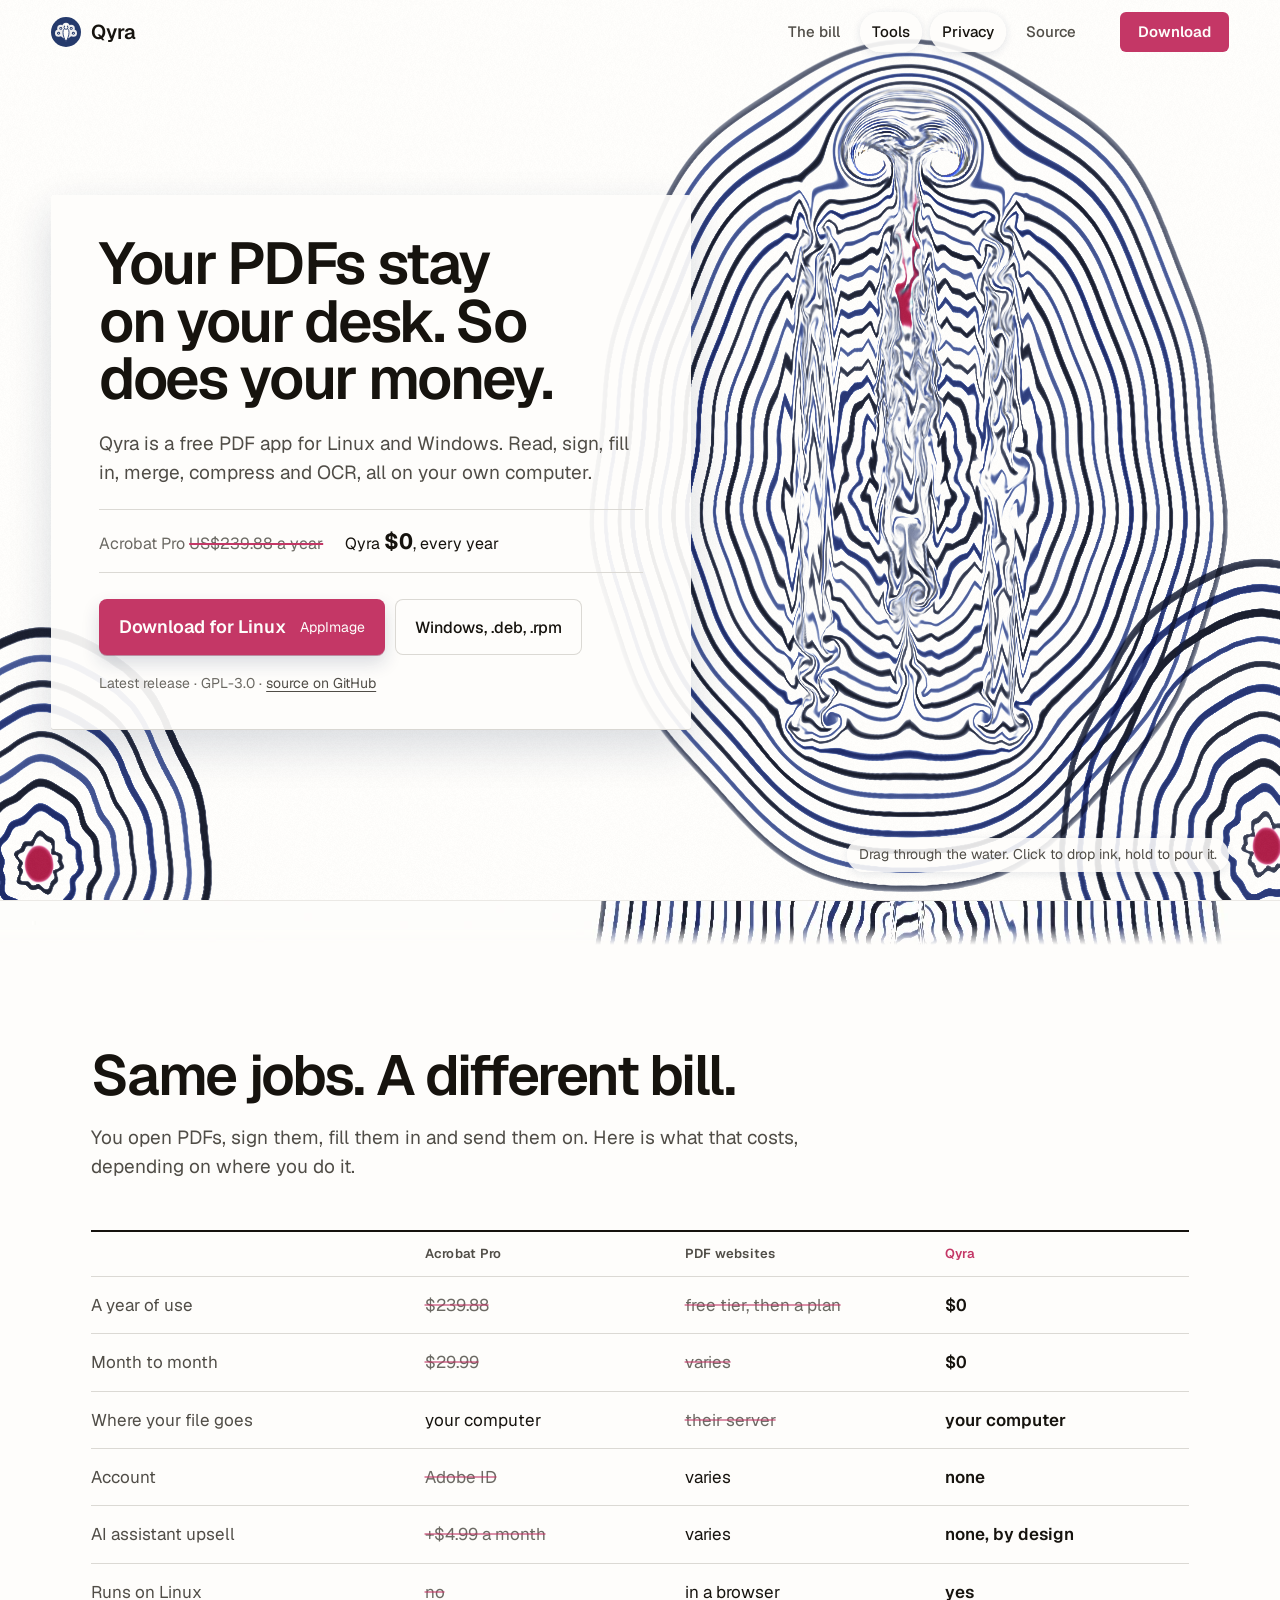
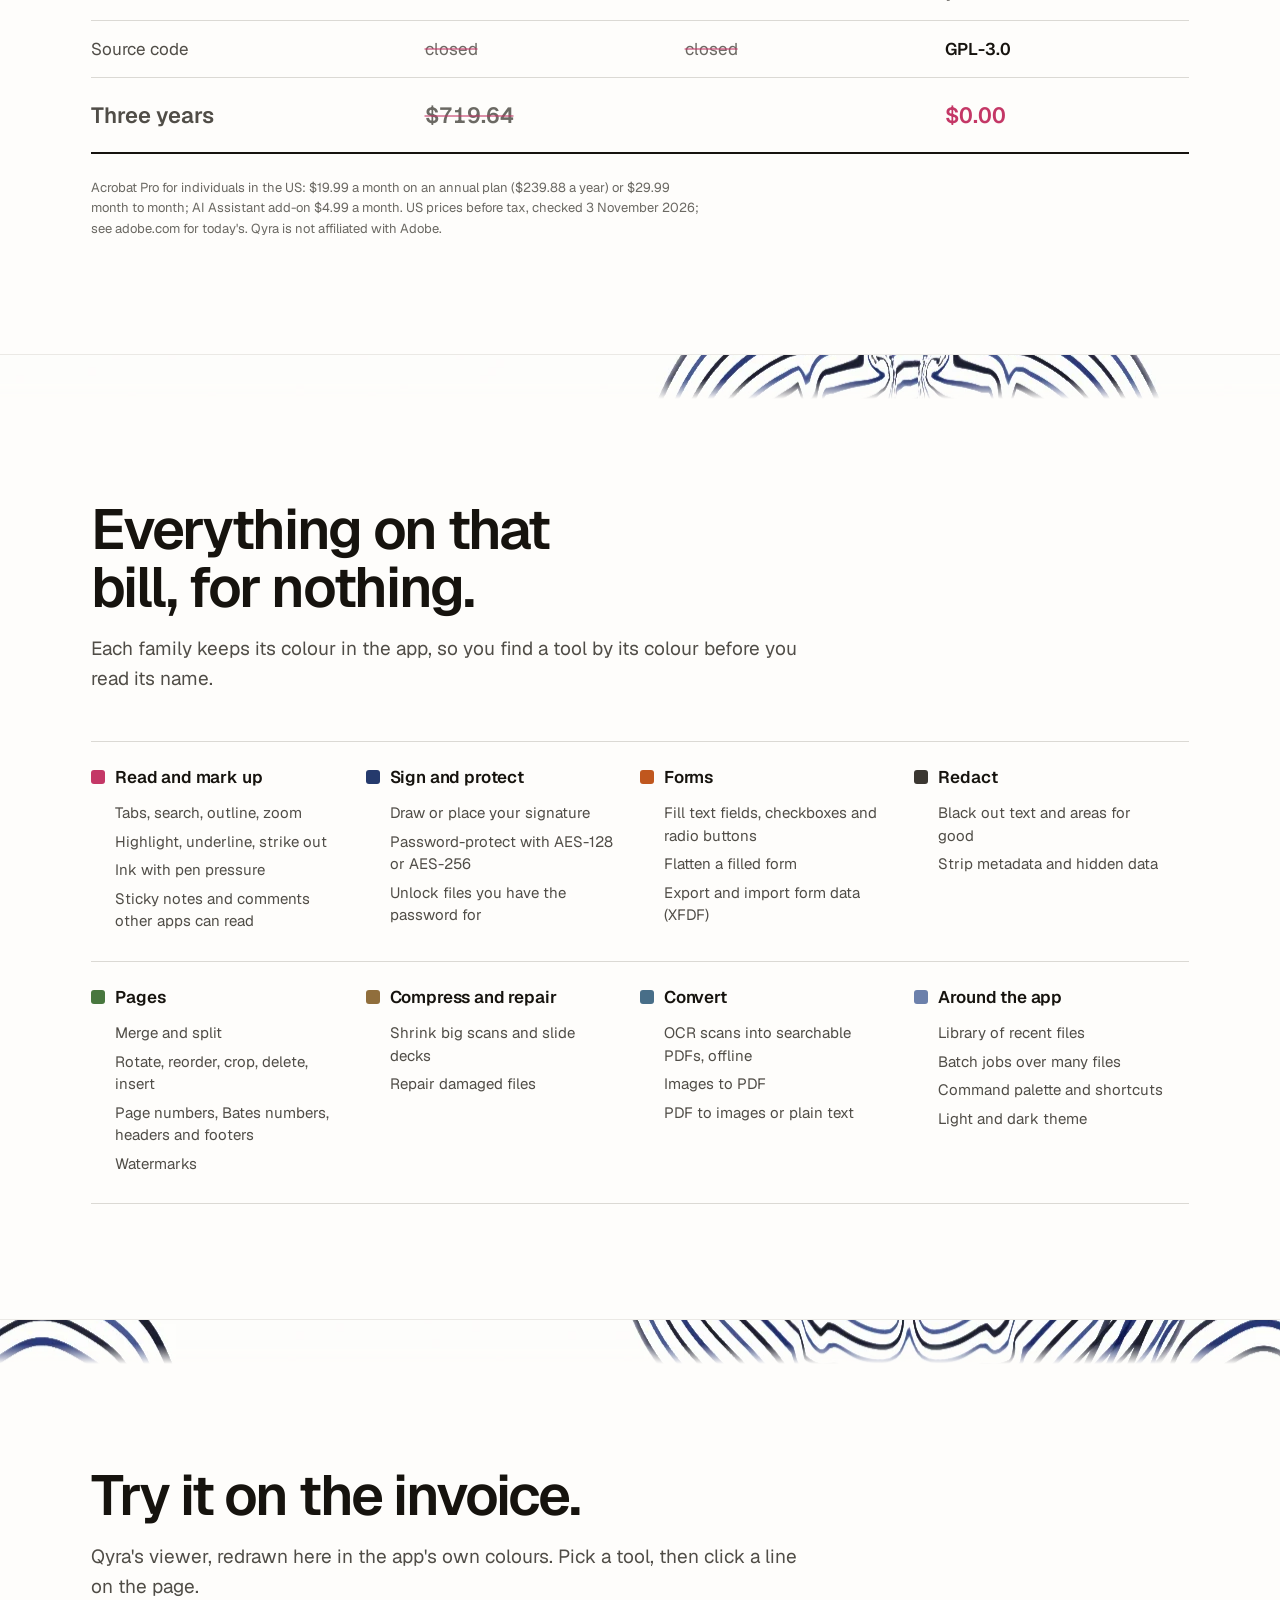
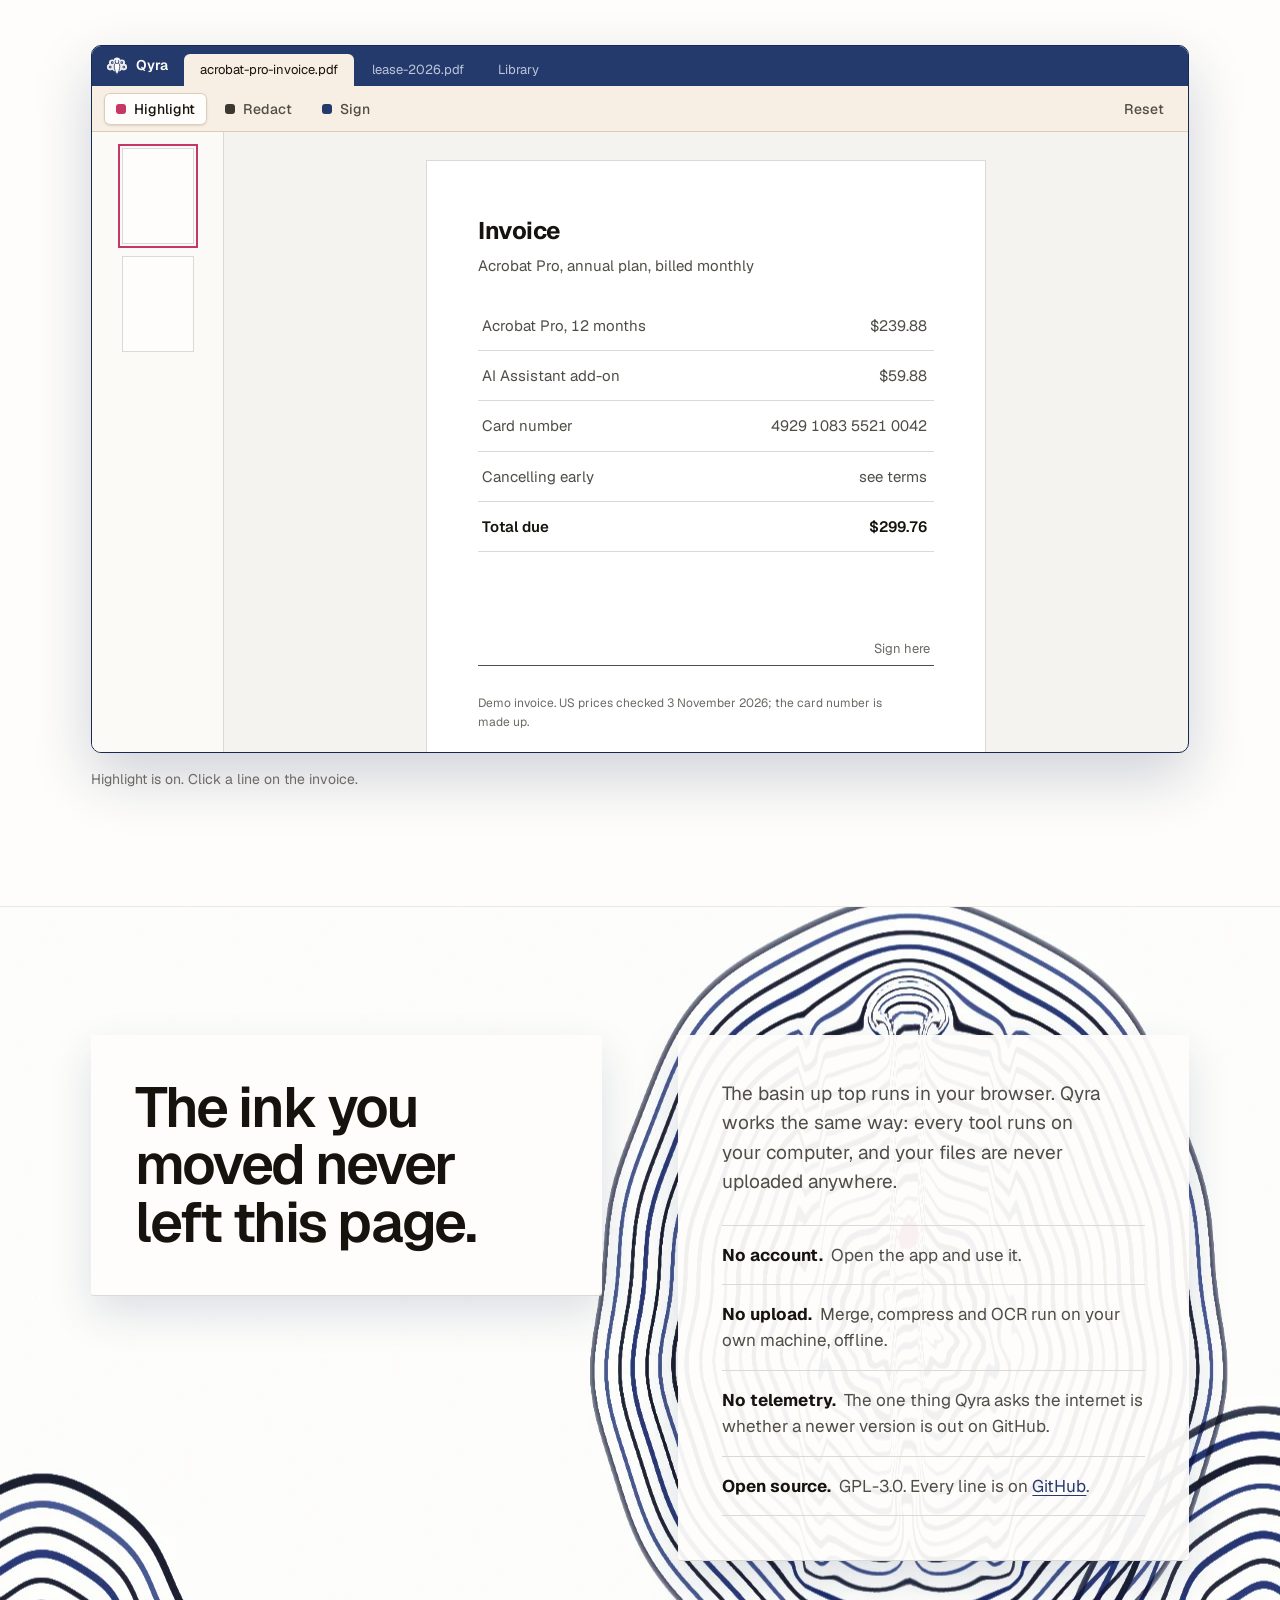
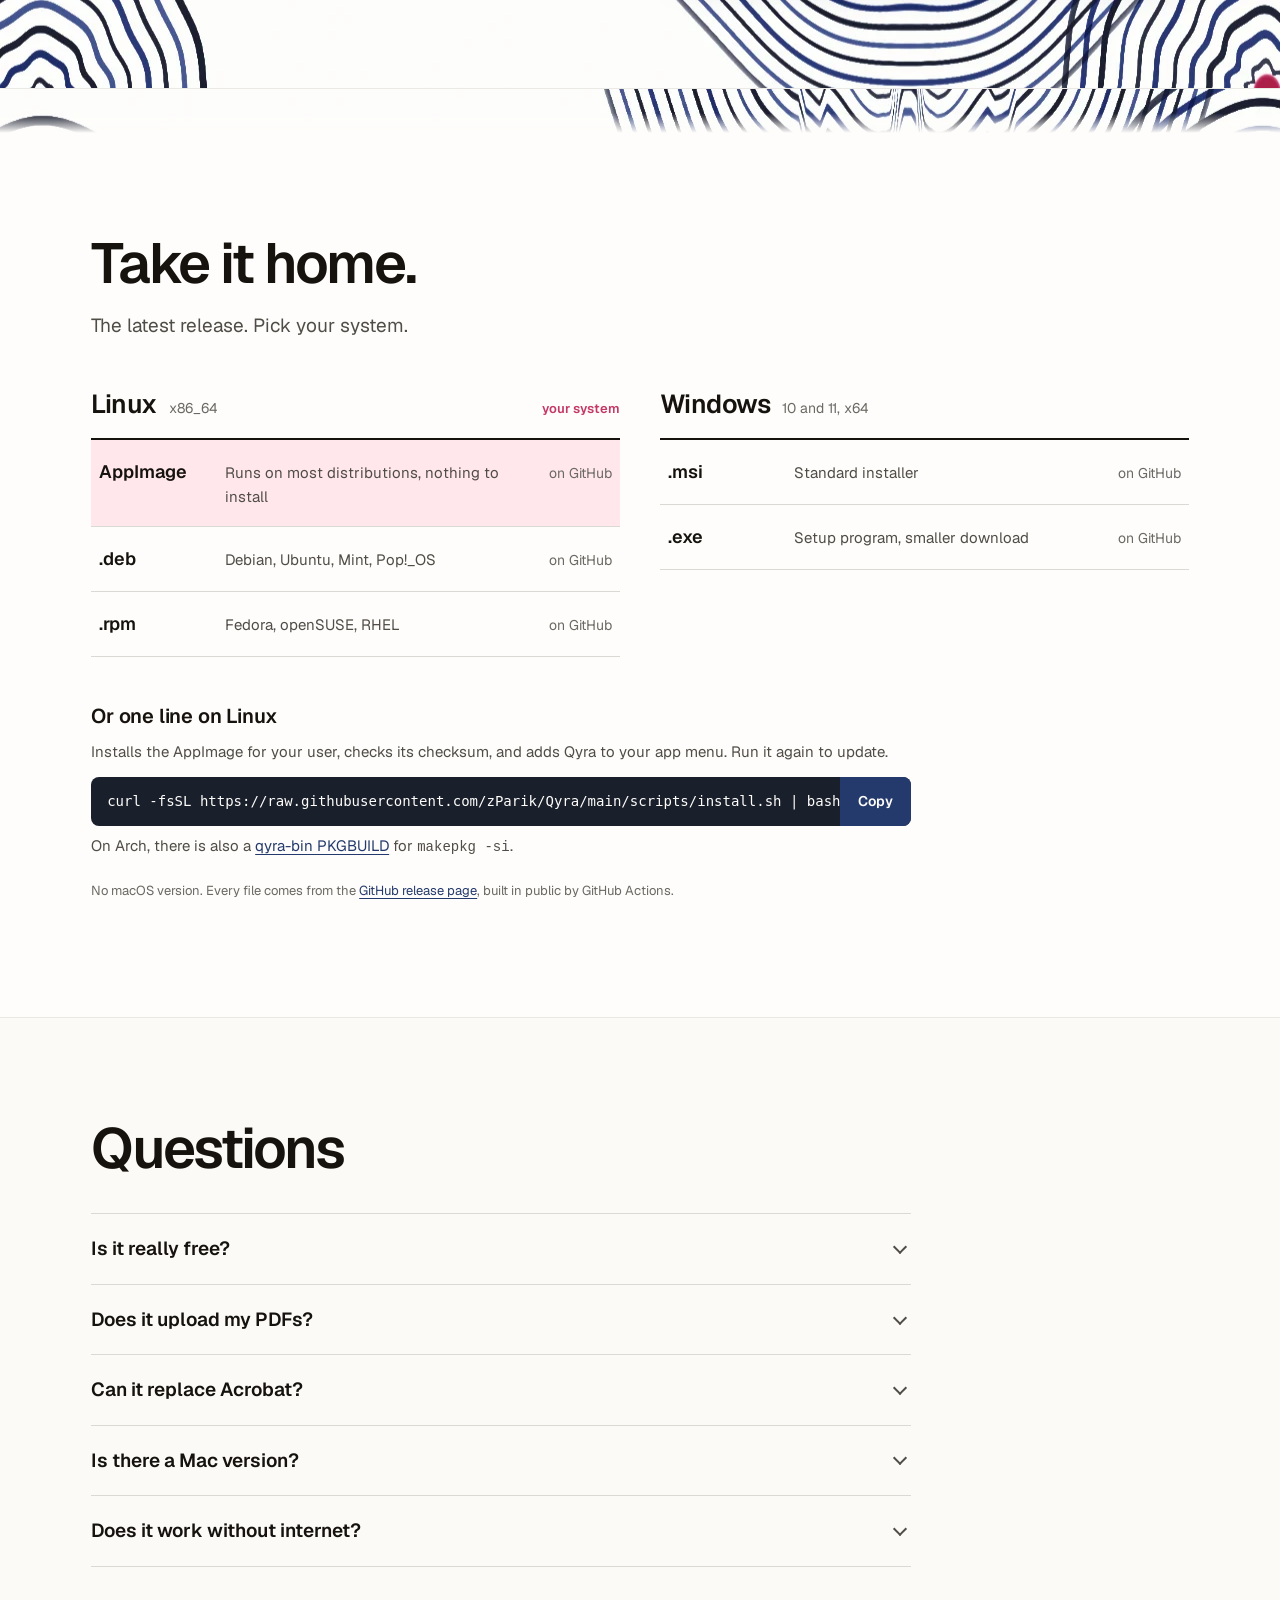
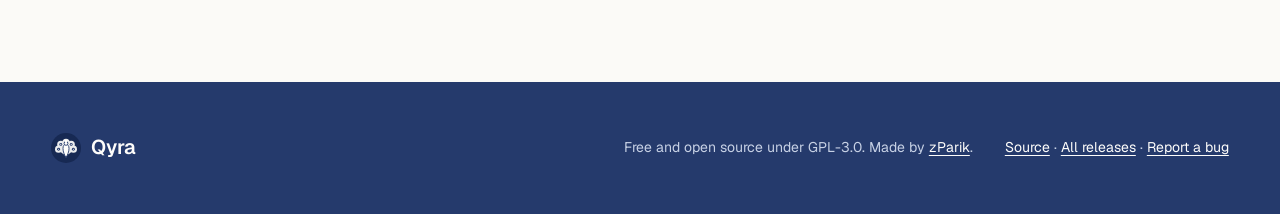
<file: index.html>
<!DOCTYPE html>
<html lang="en">
<head>
<meta charset="UTF-8" />
<meta name="viewport" content="width=device-width, initial-scale=1.0" />
<title>Qyra: Free Offline PDF Editor for Linux and Windows, an Acrobat Alternative</title>
<meta name="google-site-verification" content="6oEq_tf1xUqrzgPqAeHx71kW3eQKscvp-yzKYCR2a14" />
<meta name="description" content="Qyra is a free, open-source PDF app for Linux and Windows. Read, sign, fill forms, merge, split, compress, redact and OCR PDFs offline. No account, no upload, no subscription. GPL-3.0." />
<meta name="author" content="zParik" />
<meta name="theme-color" content="#fdfcfa" />
<meta name="color-scheme" content="light" />
<link rel="canonical" href="https://zparik.github.io/Qyra-page/" />
<link rel="sitemap" type="application/xml" href="https://zparik.github.io/Qyra-page/sitemap.xml" />
<link rel="icon" href="images/peacock.svg" type="image/svg+xml" />
<link rel="icon" href="images/peacock-192.png" type="image/png" sizes="192x192" />
<link rel="apple-touch-icon" href="images/peacock-192.png" />
<meta property="og:type" content="website" />
<meta property="og:url" content="https://zparik.github.io/Qyra-page/" />
<meta property="og:title" content="Qyra: the free, offline PDF app for Linux and Windows" />
<meta property="og:description" content="Read, sign, fill, merge, compress and OCR PDFs on your own computer. Acrobat Pro costs $239.88 a year. Qyra costs nothing." />
<meta property="og:image" content="https://zparik.github.io/Qyra-page/images/og-basin.png" />
<meta property="og:image:width" content="1200" />
<meta property="og:image:height" content="630" />
<meta name="twitter:card" content="summary_large_image" />
<meta name="twitter:title" content="Qyra: the free, offline PDF app" />
<meta name="twitter:description" content="Read, sign, fill, merge, compress and OCR PDFs offline on Linux and Windows. No account, no upload, no subscription." />
<meta name="twitter:image" content="https://zparik.github.io/Qyra-page/images/og-basin.png" />
<script type="application/ld+json">
{
  "@context": "https://schema.org",
  "@type": "SoftwareApplication",
  "name": "Qyra",
  "url": "https://zparik.github.io/Qyra-page/",
  "operatingSystem": ["Windows 10", "Windows 11", "Linux"],
  "applicationCategory": "BusinessApplication",
  "applicationSubCategory": "PDF editor",
  "isAccessibleForFree": true,
  "license": "https://www.gnu.org/licenses/gpl-3.0.html",
  "offers": { "@type": "Offer", "price": "0", "priceCurrency": "USD" },
  "description": "Free, offline, open-source PDF app for Linux and Windows. Read, annotate, sign, fill forms, redact, merge, split, compress, OCR and convert PDFs on your own computer. No account, no upload, no subscription. GPL-3.0.",
  "featureList": [
    "Read and search PDFs in tabs",
    "Highlight, comment and draw with pen pressure",
    "Sign PDFs and fill PDF forms",
    "Redact PDFs",
    "Merge, split, rotate, reorder and crop pages",
    "Compress and repair PDFs",
    "Offline OCR",
    "Convert images to PDF and PDF to images or text",
    "Protect PDFs with AES-256 and unlock them",
    "Batch operations"
  ],
  "author": { "@type": "Person", "name": "zParik", "url": "https://github.com/zParik" },
  "downloadUrl": "https://github.com/zParik/Qyra/releases/latest",
  "screenshot": "https://zparik.github.io/Qyra-page/images/og-basin.png"
}
</script>
<script type="application/ld+json">
{
  "@context": "https://schema.org",
  "@type": "FAQPage",
  "mainEntity": [
    { "@type": "Question", "name": "Is Qyra really free?",
      "acceptedAnswer": { "@type": "Answer", "text": "Yes. Qyra is open source under GPL-3.0. There is no trial, no paid tier and no subscription." } },
    { "@type": "Question", "name": "Does Qyra upload my PDFs?",
      "acceptedAnswer": { "@type": "Answer", "text": "No. Every tool runs on your own computer. Qyra has no account and no telemetry. The only thing it asks the internet is whether a newer version is out on GitHub." } },
    { "@type": "Question", "name": "Which systems does Qyra run on?",
      "acceptedAnswer": { "@type": "Answer", "text": "Windows 10 and 11 (x64) and Linux (x86_64). Installers come as .msi and .exe for Windows and .AppImage, .deb and .rpm for Linux. There is no macOS version." } },
    { "@type": "Question", "name": "Can Qyra replace Adobe Acrobat?",
      "acceptedAnswer": { "@type": "Answer", "text": "For everyday PDF work, yes: reading, highlighting, comments, signatures, forms, redaction, merging, splitting, compressing, OCR and converting. It does not rewrite the text of a PDF like a word processor, and it has no AI assistant." } },
    { "@type": "Question", "name": "Does Qyra need an internet connection?",
      "acceptedAnswer": { "@type": "Answer", "text": "No. Qyra works fully offline, including OCR." } }
  ]
}
</script>
<link rel="preload" href="fonts/geist-latin.woff2" as="font" type="font/woff2" crossorigin />
<link rel="stylesheet" href="style.css" />
</head>
<body>

<a class="skip" href="#main">Skip to content</a>

<header class="nav" id="nav">
  <a class="nav-mark" href="#top" aria-label="Qyra, back to top">
    <svg class="peacock" viewBox="0 0 24 24" aria-hidden="true"><use href="#peacock" /></svg>
    <span>Qyra</span>
  </a>
  <nav class="nav-links" aria-label="Sections">
    <a href="#bill">The bill</a>
    <a href="#tools">Tools</a>
    <a href="#private">Privacy</a>
    <a href="https://github.com/zParik/Qyra" rel="noopener">Source</a>
  </nav>
  <a class="nav-cta" href="#download">Download</a>
</header>

<main id="main">

  <section class="basin" id="top" data-basin aria-labelledby="hero-title">
    <canvas id="basin" aria-hidden="true"></canvas>

    <div class="hero-sheet" data-no-ink>
      <h1 id="hero-title">Your PDFs stay on your desk. So does your money.</h1>
      <p class="hero-offer">Qyra is a free PDF app for Linux and Windows. Read, sign, fill in, merge, compress and OCR, all on your own computer.</p>
      <p class="hero-price">
        <span class="was">Acrobat Pro <s>US$239.88 a year</s></span>
        <span class="now">Qyra <strong>$0</strong>, every year</span>
      </p>
      <div class="hero-actions">
        <a class="btn btn-primary" data-primary href="https://github.com/zParik/Qyra/releases/latest">
          <span data-primary-label>Download Qyra</span>
          <small data-primary-meta>Linux and Windows</small>
        </a>
        <a class="btn btn-quiet" data-secondary href="#download">All installers</a>
      </div>
      <p class="hero-meta"><span data-version>Latest release</span> · GPL-3.0 · <a href="https://github.com/zParik/Qyra" rel="noopener">source on GitHub</a></p>
    </div>

    <p class="basin-hint" aria-hidden="true">Drag through the water. Click to drop ink, hold to pour it.</p>
  </section>

  <section class="sheet" id="bill" aria-labelledby="bill-title">
    <div class="print" aria-hidden="true"></div>
    <div class="sheet-inner">
      <h2 id="bill-title">Same jobs. A different bill.</h2>
      <p class="lede">You open PDFs, sign them, fill them in and send them on. Here is what that costs, depending on where you do it.</p>

      <div class="ledger" role="table" aria-label="Acrobat Pro, PDF websites and Qyra compared">
        <div class="ledger-row ledger-head" role="row">
          <span role="columnheader"><span class="sr-only">What you get</span></span>
          <span role="columnheader">Acrobat Pro</span>
          <span role="columnheader">PDF websites</span>
          <span role="columnheader" class="col-qyra">Qyra</span>
        </div>
        <div class="ledger-row" role="row">
          <span role="rowheader">A year of use</span>
          <span role="cell" class="ghost">$239.88</span>
          <span role="cell" class="ghost">free tier, then a plan</span>
          <span role="cell" class="col-qyra">$0</span>
        </div>
        <div class="ledger-row" role="row">
          <span role="rowheader">Month to month</span>
          <span role="cell" class="ghost">$29.99</span>
          <span role="cell" class="ghost">varies</span>
          <span role="cell" class="col-qyra">$0</span>
        </div>
        <div class="ledger-row" role="row">
          <span role="rowheader">Where your file goes</span>
          <span role="cell">your computer</span>
          <span role="cell" class="ghost">their server</span>
          <span role="cell" class="col-qyra">your computer</span>
        </div>
        <div class="ledger-row" role="row">
          <span role="rowheader">Account</span>
          <span role="cell" class="ghost">Adobe ID</span>
          <span role="cell">varies</span>
          <span role="cell" class="col-qyra">none</span>
        </div>
        <div class="ledger-row" role="row">
          <span role="rowheader">AI assistant upsell</span>
          <span role="cell" class="ghost">+$4.99 a month</span>
          <span role="cell">varies</span>
          <span role="cell" class="col-qyra">none, by design</span>
        </div>
        <div class="ledger-row" role="row">
          <span role="rowheader">Runs on Linux</span>
          <span role="cell" class="ghost">no</span>
          <span role="cell">in a browser</span>
          <span role="cell" class="col-qyra">yes</span>
        </div>
        <div class="ledger-row" role="row">
          <span role="rowheader">Source code</span>
          <span role="cell" class="ghost">closed</span>
          <span role="cell" class="ghost">closed</span>
          <span role="cell" class="col-qyra">GPL-3.0</span>
        </div>
        <div class="ledger-row ledger-total" role="row">
          <span role="rowheader">Three years</span>
          <span role="cell" class="ghost">$719.64</span>
          <span role="cell"></span>
          <span role="cell" class="col-qyra">$0.00</span>
        </div>
      </div>
      <p class="footnote">Acrobat Pro for individuals in the US: $19.99 a month on an annual plan ($239.88 a year) or $29.99 month to month; AI Assistant add-on $4.99 a month. US prices before tax, checked 3 November 2026; see adobe.com for today's. Qyra is not affiliated with Adobe.</p>
    </div>
  </section>

  <section class="sheet sheet-tools" id="tools" aria-labelledby="tools-title">
    <div class="print" aria-hidden="true"></div>
    <div class="sheet-inner">
      <h2 id="tools-title">Everything on that bill, for nothing.</h2>
      <p class="lede">Each family keeps its colour in the app, so you find a tool by its colour before you read its name.</p>

      <div class="families">
        <section class="family" style="--fam: var(--sw-annotate)" aria-labelledby="f-annotate">
          <h3 id="f-annotate">Read and mark up</h3>
          <ul>
            <li>Tabs, search, outline, zoom</li>
            <li>Highlight, underline, strike out</li>
            <li>Ink with pen pressure</li>
            <li>Sticky notes and comments other apps can read</li>
          </ul>
        </section>
        <section class="family" style="--fam: var(--sw-sign)" aria-labelledby="f-sign">
          <h3 id="f-sign">Sign and protect</h3>
          <ul>
            <li>Draw or place your signature</li>
            <li>Password-protect with AES-128 or AES-256</li>
            <li>Unlock files you have the password for</li>
          </ul>
        </section>
        <section class="family" style="--fam: var(--sw-forms)" aria-labelledby="f-forms">
          <h3 id="f-forms">Forms</h3>
          <ul>
            <li>Fill text fields, checkboxes and radio buttons</li>
            <li>Flatten a filled form</li>
            <li>Export and import form data (XFDF)</li>
          </ul>
        </section>
        <section class="family" style="--fam: var(--sw-redact)" aria-labelledby="f-redact">
          <h3 id="f-redact">Redact</h3>
          <ul>
            <li>Black out text and areas for good</li>
            <li>Strip metadata and hidden data</li>
          </ul>
        </section>
        <section class="family" style="--fam: var(--sw-pages)" aria-labelledby="f-pages">
          <h3 id="f-pages">Pages</h3>
          <ul>
            <li>Merge and split</li>
            <li>Rotate, reorder, crop, delete, insert</li>
            <li>Page numbers, Bates numbers, headers and footers</li>
            <li>Watermarks</li>
          </ul>
        </section>
        <section class="family" style="--fam: var(--sw-compress)" aria-labelledby="f-compress">
          <h3 id="f-compress">Compress and repair</h3>
          <ul>
            <li>Shrink big scans and slide decks</li>
            <li>Repair damaged files</li>
          </ul>
        </section>
        <section class="family" style="--fam: var(--sw-export)" aria-labelledby="f-convert">
          <h3 id="f-convert">Convert</h3>
          <ul>
            <li>OCR scans into searchable PDFs, offline</li>
            <li>Images to PDF</li>
            <li>PDF to images or plain text</li>
          </ul>
        </section>
        <section class="family" style="--fam: var(--sw-library)" aria-labelledby="f-library">
          <h3 id="f-library">Around the app</h3>
          <ul>
            <li>Library of recent files</li>
            <li>Batch jobs over many files</li>
            <li>Command palette and shortcuts</li>
            <li>Light and dark theme</li>
          </ul>
        </section>
      </div>
    </div>
  </section>

  <section class="sheet sheet-app" id="app" aria-labelledby="app-title">
    <div class="print" aria-hidden="true"></div>
    <div class="sheet-inner">
      <h2 id="app-title">Try it on the invoice.</h2>
      <p class="lede">Qyra's viewer, redrawn here in the app's own colours. Pick a tool, then click a line on the page.</p>

      <div class="window">
        <div class="win-tabs" aria-hidden="true">
          <span class="win-mark"><svg class="peacock" viewBox="0 0 24 24"><use href="#peacock" /></svg>Qyra</span>
          <span class="win-tab is-on">acrobat-pro-invoice.pdf</span>
          <span class="win-tab">lease-2026.pdf</span>
          <span class="win-tab">Library</span>
        </div>
        <div class="win-bar" role="toolbar" aria-label="Demo tools">
          <button type="button" class="win-tool is-on" data-tool="highlight" aria-pressed="true" style="--fam: var(--sw-annotate)">Highlight</button>
          <button type="button" class="win-tool" data-tool="redact" aria-pressed="false" style="--fam: var(--sw-redact)">Redact</button>
          <button type="button" class="win-tool" data-tool="sign" aria-pressed="false" style="--fam: var(--sw-sign)">Sign</button>
          <span class="win-sp"></span>
          <button type="button" class="win-tool win-reset" data-reset>Reset</button>
        </div>
        <div class="win-body">
          <div class="win-strip" aria-hidden="true"><span class="thumb is-on"></span><span class="thumb"></span></div>
          <div class="win-canvas">
            <article class="doc" aria-label="Demo invoice">
              <header class="doc-head">
                <strong>Invoice</strong>
                <span>Acrobat Pro, annual plan, billed monthly</span>
              </header>
              <button type="button" class="doc-line" data-line><span>Acrobat Pro, 12 months</span><span class="mark">$239.88</span></button>
              <button type="button" class="doc-line" data-line><span>AI Assistant add-on</span><span class="mark">$59.88</span></button>
              <button type="button" class="doc-line" data-line><span>Card number</span><span class="mark">4929 1083 5521 0042</span></button>
              <button type="button" class="doc-line" data-line><span>Cancelling early</span><span class="mark">see terms</span></button>
              <button type="button" class="doc-line doc-total" data-line><span>Total due</span><span class="mark">$299.76</span></button>
              <button type="button" class="doc-sign" data-sign-line aria-label="Signature line">
                <svg class="sig" viewBox="0 0 260 70" aria-hidden="true"><path d="M6 52c16-26 27-40 34-36s-12 41-5 41 19-36 26-34-5 27 2 27 16-23 23-21 0 18 7 18 27-27 39-27 9 16 20 14 36-20 64-23" /></svg>
                <span class="sig-label">Sign here</span>
              </button>
              <p class="doc-note">Demo invoice. US prices checked 3 November 2026; the card number is made up.</p>
            </article>
          </div>
        </div>
      </div>
      <p class="aside-note" data-window-status aria-live="polite">Highlight is on. Click a line on the invoice.</p>
    </div>
  </section>

  <section class="sheet sheet-private" id="private" aria-labelledby="private-title">
    <div class="print" aria-hidden="true"></div>
    <div class="sheet-inner private-grid">
      <h2 id="private-title">The ink you moved never left this page.</h2>
      <div class="private-body">
        <p>The basin up top runs in your browser. Qyra works the same way: every tool runs on your computer, and your files are never uploaded anywhere.</p>
        <ul class="facts">
          <li><strong>No account.</strong> Open the app and use it.</li>
          <li><strong>No upload.</strong> Merge, compress and OCR run on your own machine, offline.</li>
          <li><strong>No telemetry.</strong> The one thing Qyra asks the internet is whether a newer version is out on GitHub.</li>
          <li><strong>Open source.</strong> GPL-3.0. Every line is on <a href="https://github.com/zParik/Qyra" rel="noopener">GitHub</a>.</li>
        </ul>
      </div>
    </div>
  </section>

  <section class="sheet sheet-download" id="download" aria-labelledby="download-title">
    <div class="print" aria-hidden="true"></div>
    <div class="sheet-inner">
      <h2 id="download-title">Take it home.</h2>
      <p class="lede"><span data-version-long>The latest release</span>. Pick your system.</p>

      <div class="dl-grid">
        <section class="dl-os" aria-labelledby="dl-linux" data-os="linux">
          <h3 id="dl-linux">Linux <span>x86_64</span></h3>
          <a class="dl-item" data-asset="appimage" href="https://github.com/zParik/Qyra/releases/latest">
            <span class="dl-name">AppImage</span><span class="dl-desc">Runs on most distributions, nothing to install</span><span class="dl-size" data-size></span>
          </a>
          <a class="dl-item" data-asset="deb" href="https://github.com/zParik/Qyra/releases/latest">
            <span class="dl-name">.deb</span><span class="dl-desc">Debian, Ubuntu, Mint, Pop!_OS</span><span class="dl-size" data-size></span>
          </a>
          <a class="dl-item" data-asset="rpm" href="https://github.com/zParik/Qyra/releases/latest">
            <span class="dl-name">.rpm</span><span class="dl-desc">Fedora, openSUSE, RHEL</span><span class="dl-size" data-size></span>
          </a>
        </section>
        <section class="dl-os" aria-labelledby="dl-windows" data-os="windows">
          <h3 id="dl-windows">Windows <span>10 and 11, x64</span></h3>
          <a class="dl-item" data-asset="msi" href="https://github.com/zParik/Qyra/releases/latest">
            <span class="dl-name">.msi</span><span class="dl-desc">Standard installer</span><span class="dl-size" data-size></span>
          </a>
          <a class="dl-item" data-asset="exe" href="https://github.com/zParik/Qyra/releases/latest">
            <span class="dl-name">.exe</span><span class="dl-desc">Setup program, smaller download</span><span class="dl-size" data-size></span>
          </a>
        </section>
      </div>
      <div class="dl-cmd">
        <h3>Or one line on Linux</h3>
        <p>Installs the AppImage for your user, checks its checksum, and adds Qyra to your app menu. Run it again to update.</p>
        <div class="cmd">
          <code id="install-cmd">curl -fsSL https://raw.githubusercontent.com/zParik/Qyra/main/scripts/install.sh | bash</code>
          <button type="button" class="cmd-copy" data-copy="install-cmd">Copy</button>
        </div>
        <p class="dl-arch">On Arch, there is also a <a href="https://github.com/zParik/Qyra/tree/main/packaging/aur" rel="noopener">qyra-bin PKGBUILD</a> for <code>makepkg -si</code>.</p>
      </div>
      <p class="footnote">No macOS version. Every file comes from the <a href="https://github.com/zParik/Qyra/releases/latest" rel="noopener">GitHub release page</a>, built in public by GitHub Actions.</p>
    </div>
  </section>

  <section class="sheet sheet-faq" id="faq" aria-labelledby="faq-title">
    <div class="sheet-inner">
      <h2 id="faq-title">Questions</h2>
      <div class="faq">
        <details>
          <summary>Is it really free?</summary>
          <p>Yes. Qyra is open source under GPL-3.0. There is no trial, no paid tier and no subscription.</p>
        </details>
        <details>
          <summary>Does it upload my PDFs?</summary>
          <p>No. Every tool runs on your computer. There is no account and no telemetry. The only network request Qyra makes is a check on GitHub for a newer version.</p>
        </details>
        <details>
          <summary>Can it replace Acrobat?</summary>
          <p>For everyday PDF work, yes: reading, highlighting, comments, signatures, forms, redaction, merging, splitting, compressing, OCR and converting. It does not rewrite the text of a PDF like a word processor, and it has no AI assistant.</p>
        </details>
        <details>
          <summary>Is there a Mac version?</summary>
          <p>No. Qyra is built and tested on Linux and Windows only.</p>
        </details>
        <details>
          <summary>Does it work without internet?</summary>
          <p>Yes, completely, OCR included.</p>
        </details>
      </div>
    </div>
  </section>
</main>

<footer class="foot">
  <a class="nav-mark" href="#top" aria-label="Qyra, back to top">
    <svg class="peacock" viewBox="0 0 24 24" aria-hidden="true"><use href="#peacock" /></svg>
    <span>Qyra</span>
  </a>
  <p>Free and open source under GPL-3.0. Made by <a href="https://github.com/zParik" rel="noopener">zParik</a>.</p>
  <p><a href="https://github.com/zParik/Qyra" rel="noopener">Source</a> · <a href="https://github.com/zParik/Qyra/releases" rel="noopener">All releases</a> · <a href="https://github.com/zParik/Qyra/issues" rel="noopener">Report a bug</a></p>
</footer>

<svg width="0" height="0" style="position:absolute" aria-hidden="true">
  <symbol id="peacock" viewBox="0 0 24 24">
    <g fill="currentColor" opacity="0.92">
      <circle cx="12" cy="12.2" r="6.4" /><circle cx="4.6" cy="13.2" r="3.6" /><circle cx="6.8" cy="8.4" r="3.6" />
      <circle cx="12" cy="6.4" r="3.6" /><circle cx="17.2" cy="8.4" r="3.6" /><circle cx="19.4" cy="13.2" r="3.6" />
    </g>
    <g fill="var(--keyline)">
      <circle cx="4.6" cy="13.2" r="1.45" /><circle cx="6.8" cy="8.4" r="1.45" /><circle cx="12" cy="6.4" r="1.45" />
      <circle cx="17.2" cy="8.4" r="1.45" /><circle cx="19.4" cy="13.2" r="1.45" />
    </g>
    <g fill="currentColor">
      <circle cx="4.6" cy="13.2" r="0.55" /><circle cx="6.8" cy="8.4" r="0.55" /><circle cx="12" cy="6.4" r="0.55" />
      <circle cx="17.2" cy="8.4" r="0.55" /><circle cx="19.4" cy="13.2" r="0.55" />
    </g>
    <path d="M12 8.2c-1.9 0-3 1.6-3 4.2 0 3.4 1.3 6.3 3 9.1 1.7-2.8 3-5.7 3-9.1 0-2.6-1.1-4.2-3-4.2z" fill="currentColor" stroke="var(--keyline)" stroke-width="0.9" stroke-linejoin="round" />
    <circle cx="12" cy="7.4" r="1.9" fill="currentColor" stroke="var(--keyline)" stroke-width="0.9" />
    <path d="M11.6 6.1l-.8-1.9M12.4 6.1l.8-1.9M12 5.6V3.8" stroke="currentColor" stroke-width="1.1" stroke-linecap="round" />
  </symbol>
</svg>

<script src="basin.js" defer></script>
<script src="main.js" defer></script>
</body>
</html>
</file>
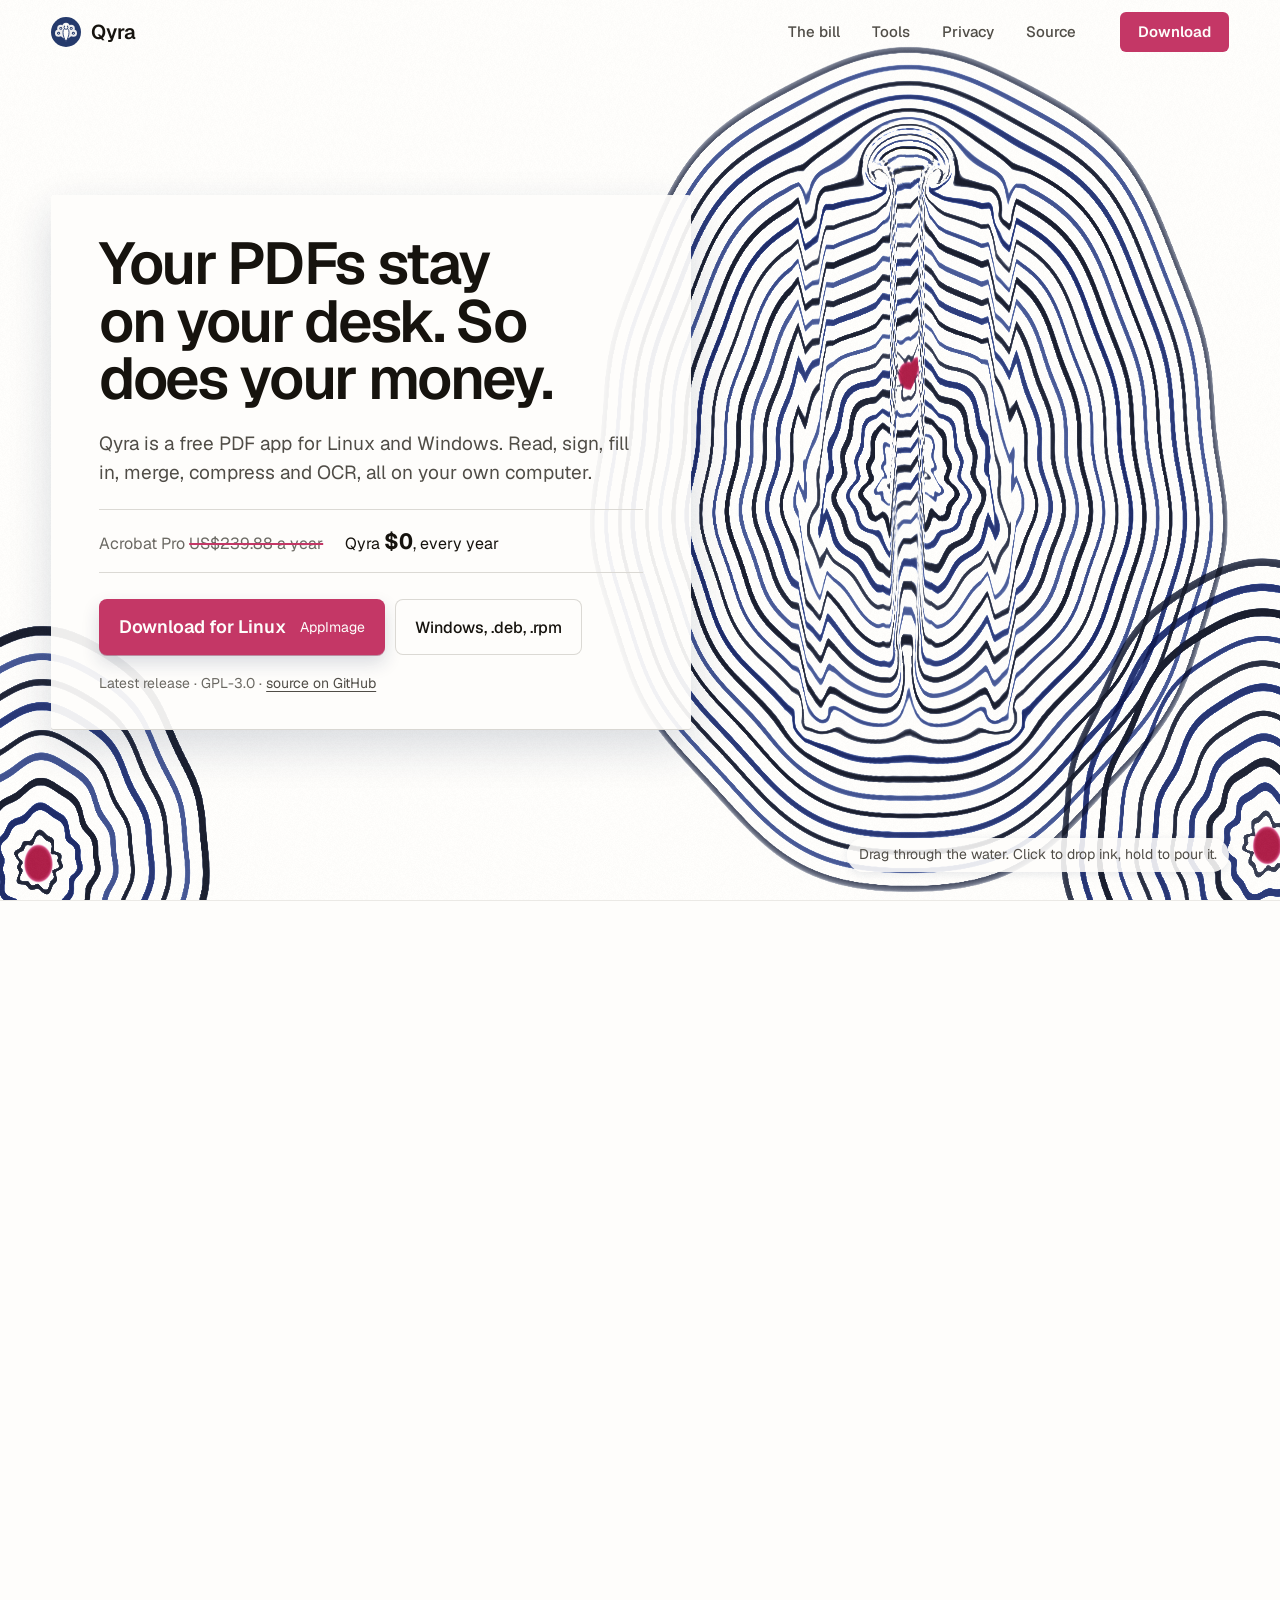
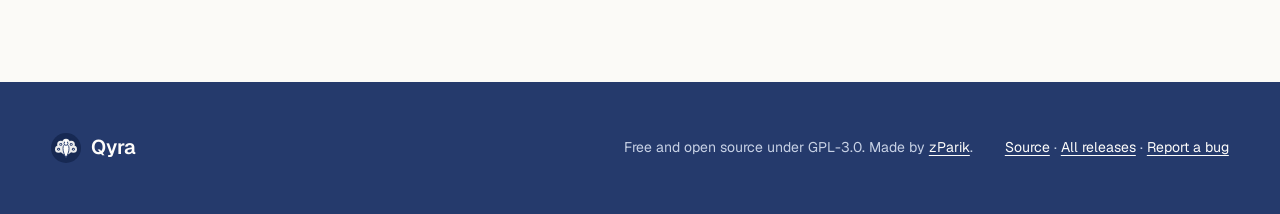
<file: redirect-placeholder/index.html>
<!DOCTYPE html>
<html lang="en">
<head>
<meta charset="UTF-8" />
<meta http-equiv="refresh" content="0;URL='https://zparik.github.io/Qyra-page/'" />
<link rel="canonical" href="https://zparik.github.io/Qyra-page/" />
<title>Qyra — Redirecting to new location</title>
<style>
  body { font-family: monospace; background: #1a1a18; color: #c8b89a; display: flex; align-items: center; justify-content: center; min-height: 100vh; margin: 0; }
  a { color: #b94040; }
</style>
</head>
<body>
<p>This project has moved. <a href="https://zparik.github.io/Qyra-page/">Click here if not redirected automatically.</a></p>
</body>
</html>
</file>
<file: style.css>
/* Qyra — the ink basin.
   The app's Paper Merchant world (white washi, indigo cloth, rose action,
   Geist) turned to water: the hero is a live suminagashi basin, and every
   section below is a sheet of washi pulled from it, carrying a print of the
   visitor's own marbling along its top edge. */

@font-face {
  font-family: "Geist";
  src: url("fonts/geist-latin.woff2") format("woff2");
  font-weight: 100 900;
  font-style: normal;
  font-display: swap;
}

:root {
  /* Paper ramp, hue 85, from the app */
  --paper-0: oklch(0.995 0.003 85);
  --paper-1: oklch(0.985 0.004 85);
  --paper-2: oklch(0.965 0.005 85);
  --paper-3: oklch(0.935 0.006 85);
  --paper-4: oklch(0.885 0.007 85);
  --paper-5: oklch(0.81 0.008 85);
  --paper-6: oklch(0.69 0.009 85);
  --paper-7: oklch(0.52 0.010 85);
  --paper-8: oklch(0.42 0.010 85);
  --paper-10: oklch(0.19 0.012 85);

  --indigo: oklch(0.36 0.09 265);
  --indigo-deep: oklch(0.29 0.08 265);
  --indigo-soft: oklch(0.93 0.02 265);
  --sumi: oklch(0.24 0.025 265);

  --rose: oklch(0.56 0.18 5);
  --rose-hover: oklch(0.51 0.18 5);
  --rose-press: oklch(0.46 0.17 5);
  --rose-soft: oklch(0.95 0.03 5);

  --wood: oklch(0.955 0.018 80);
  --wood-line: oklch(0.855 0.030 80);

  /* Tool families, the same hues the app uses */
  --sw-annotate: oklch(0.56 0.18 5);
  --sw-pages: oklch(0.52 0.10 140);
  --sw-sign: oklch(0.36 0.09 265);
  --sw-forms: oklch(0.58 0.15 45);
  --sw-redact: oklch(0.34 0.012 80);
  --sw-compress: oklch(0.56 0.08 75);
  --sw-export: oklch(0.52 0.06 240);
  --sw-library: oklch(0.60 0.07 265);

  --fg0: var(--paper-10);
  --fg1: var(--paper-8);
  --fg2: var(--paper-7);
  --line: var(--paper-4);
  --line2: var(--paper-3);

  --font: "Geist", ui-sans-serif, system-ui, "Segoe UI", sans-serif;
  --gutter: clamp(16px, 4vw, 56px);
  --measure: 68ch;
  --ease: cubic-bezier(0.16, 1, 0.3, 1);
  --keyline: var(--indigo);
}

*,
*::before,
*::after { box-sizing: border-box; }

html {
  scroll-behavior: smooth;
  scroll-padding-top: 72px;
  -webkit-text-size-adjust: 100%;
  scrollbar-color: var(--paper-5) var(--paper-1);
}

body {
  margin: 0;
  background: var(--paper-2);
  color: var(--fg0);
  font-family: var(--font);
  font-size: 17px;
  line-height: 1.55;
  font-feature-settings: "kern" 1, "liga" 1, "calt" 1;
  -webkit-font-smoothing: antialiased;
  text-rendering: optimizeLegibility;
}

::selection { background: oklch(0.86 0.06 265); color: var(--fg0); }

a { color: var(--indigo); text-decoration-thickness: 1px; text-underline-offset: 3px; }
a:hover { color: var(--rose); }

:focus-visible {
  outline: 2px solid var(--rose);
  outline-offset: 3px;
  border-radius: 4px;
}

h1, h2, h3 { margin: 0; font-weight: 600; text-wrap: balance; }
p { margin: 0; text-wrap: pretty; }

.sr-only {
  position: absolute; width: 1px; height: 1px; overflow: hidden;
  clip: rect(0 0 0 0); white-space: nowrap;
}

.skip {
  position: absolute; left: 16px; top: -60px; z-index: 50;
  background: var(--indigo); color: var(--paper-0);
  padding: 10px 16px; border-radius: 6px; font-weight: 600;
}
.skip:focus { top: 12px; }
.skip:hover { color: var(--paper-0); }

/* The white peacock sits on a disc of indigo cloth, as on the app's shell. */
.peacock {
  width: 30px; height: 30px; flex: none;
  padding: 3px;
  border-radius: 50%;
  background: var(--indigo);
  color: var(--paper-0);
  --keyline: var(--indigo);
}

/* ── Nav ─────────────────────────────────────────────────────────────── */

.nav {
  position: fixed; inset: 0 0 auto 0; z-index: 20;
  height: 64px;
  display: flex; align-items: center; gap: 32px;
  padding: 0 var(--gutter);
  transition: background-color 0.3s var(--ease), box-shadow 0.3s var(--ease);
}
.nav.is-solid {
  background: oklch(0.985 0.004 85 / 0.94);
  box-shadow: 0 1px 0 var(--line);
}
.nav-mark {
  display: inline-flex; align-items: center; gap: 10px;
  min-height: 44px;
  color: var(--fg0); text-decoration: none;
  font-weight: 600; font-size: 20px; letter-spacing: -0.01em;
}
.nav-links { display: flex; gap: 28px; margin-left: auto; }
.nav-links a {
  color: var(--fg1); text-decoration: none; font-size: 15px; font-weight: 500;
  padding: 10px 2px;
}
.nav-links a:hover { color: var(--fg0); }
/* Over ink (set by basin.js from the pixels under each label) a label gets
   a paper backing, like the basin hint. The padding is always there, so
   the backing appears without moving anything. */
.nav-mark, .nav-links a {
  border-radius: 999px;
  transition: background-color 0.35s var(--ease), box-shadow 0.35s var(--ease), color 0.35s var(--ease);
}
.nav-links a { padding: 8px 12px; }
.nav-links { gap: 8px; }
.nav-mark { padding: 4px 14px 4px 4px; margin-left: -4px; }
.nav-mark.on-ink,
.nav-links a.on-ink {
  background: oklch(0.995 0.003 85 / 0.9);
  box-shadow: 0 2px 8px oklch(0.29 0.08 265 / 0.12);
  color: var(--fg0);
}
.nav-cta {
  height: 40px; padding: 0 18px;
  display: inline-flex; align-items: center;
  border-radius: 6px;
  background: var(--rose); color: var(--paper-0);
  text-decoration: none; font-weight: 600; font-size: 15px;
  transition: background-color 0.15s;
}
.nav-cta:hover { background: var(--rose-hover); color: var(--paper-0); }
.nav-cta:active { background: var(--rose-press); }

/* ── Buttons ─────────────────────────────────────────────────────────── */

.btn {
  display: inline-flex; align-items: center; gap: 14px;
  min-height: 56px; padding: 0 24px;
  border-radius: 8px;
  text-decoration: none; font-weight: 600; font-size: 18px; line-height: 1.2;
  transition: background-color 0.15s, box-shadow 0.15s, color 0.15s;
}
.btn small { font-weight: 400; font-size: 14px; white-space: nowrap; }
.btn-primary {
  background: var(--rose); color: var(--paper-0);
  box-shadow: 0 1px 0 oklch(0.4 0.15 5 / 0.4), 0 8px 18px oklch(0.29 0.08 265 / 0.16);
}
.btn-primary small { color: var(--paper-0); }
.btn-primary:hover { background: var(--rose-hover); color: var(--paper-0); }
.btn-primary:active { background: var(--rose-press); box-shadow: none; }
.btn-quiet {
  color: var(--fg0);
  background: var(--paper-0);
  box-shadow: inset 0 0 0 1px var(--line);
  font-weight: 500; font-size: 16px;
}
.btn-quiet:hover { color: var(--fg0); background: var(--paper-2); }

/* ── The basin ───────────────────────────────────────────────────────── */

.basin {
  position: relative;
  height: 100svh;
  min-height: 640px;
  max-height: 1100px;
  overflow: hidden;
  background: var(--paper-1);
  display: grid;
  align-items: center;
  padding: 88px var(--gutter) 64px;
}

#basin {
  position: absolute; inset: 0;
  width: 100%; height: 100%;
  display: block;
  touch-action: pan-y;
  cursor: crosshair;
}

.hero-sheet {
  position: relative; z-index: 2;
  width: min(640px, 100%);
  padding: 40px 48px 34px;
  background: oklch(0.995 0.003 85 / 0.93);
  border-radius: 3px;
  box-shadow:
    0 1px 0 oklch(0.88 0.007 85),
    0 18px 44px oklch(0.29 0.08 265 / 0.16);
  cursor: auto;
}

.hero-sheet h1 {
  font-size: clamp(40px, 4.6vw, 66px);
  line-height: 0.98;
  letter-spacing: -0.04em;
}

.hero-offer {
  margin-top: 22px;
  font-size: 19px;
  line-height: 1.5;
  color: var(--fg1);
  max-width: 44ch;
}

.hero-price {
  margin-top: 22px;
  display: flex; flex-wrap: wrap; align-items: baseline; gap: 6px 22px;
  padding: 14px 0;
  border-top: 1px solid var(--line);
  border-bottom: 1px solid var(--line);
  font-size: 16px;
  font-variant-numeric: tabular-nums;
}
.hero-price .was { color: var(--fg2); }
.hero-price s {
  text-decoration-color: var(--rose);
  text-decoration-thickness: 2px;
}
.hero-price .now { color: var(--fg0); }
.hero-price strong { font-size: 22px; }

.hero-actions { margin-top: 26px; display: flex; flex-wrap: wrap; gap: 10px; }
.hero-actions .btn { padding: 0 20px; }

.hero-meta { margin-top: 18px; font-size: 14px; color: var(--fg2); }
.hero-meta a { color: var(--fg1); }

.basin-hint {
  position: absolute; right: var(--gutter); bottom: 28px; z-index: 2;
  padding: 6px 12px;
  border-radius: 999px;
  background: oklch(0.995 0.003 85 / 0.88);
  box-shadow: 0 2px 8px oklch(0.29 0.08 265 / 0.1);
  font-size: 14px; color: var(--fg1);
  pointer-events: none;
  transition: opacity 0.6s var(--ease);
}
.basin.is-touched .basin-hint { opacity: 0; }

/* ── Sheets ──────────────────────────────────────────────────────────── */

.sheet {
  position: relative;
  background: var(--paper-0);
  margin: 0 auto;
  border-top: 1px solid var(--line2);
}
.sheet + .sheet { margin-top: 0; }

/* The marbled edge: a strip of the visitor's own basin, printed onto the
   top of each sheet. Each sheet shows a different part of it. */
.print {
  height: 44px;
  background-color: var(--paper-1);
  background-image: var(--print, none);
  background-size: cover;
  background-position: var(--print-pos, 50% 50%);
  opacity: 0;
  transition: opacity 1.2s var(--ease);
  -webkit-mask-image: linear-gradient(180deg, #000 55%, transparent);
  mask-image: linear-gradient(180deg, #000 55%, transparent);
}
.has-print .print { opacity: 1; }
#bill .print { --print-pos: 70% 50%; }
#tools .print { --print-pos: 40% 20%; }
#app .print { --print-pos: 85% 80%; }
#private .print { --print-pos: 60% 35%; }
#download .print { --print-pos: 25% 70%; }

.sheet-inner {
  max-width: 1200px;
  margin: 0 auto;
  padding: clamp(56px, 8vw, 112px) var(--gutter) clamp(64px, 9vw, 120px);
}

.sheet h2 {
  font-size: clamp(34px, 4.4vw, 60px);
  line-height: 1.02;
  letter-spacing: -0.035em;
  max-width: 18ch;
}
.lede {
  margin-top: 18px;
  font-size: 19px;
  color: var(--fg1);
  max-width: 56ch;
}
.footnote {
  margin-top: 24px;
  font-size: 13px;
  color: var(--fg2);
  max-width: var(--measure);
}

/* ── The bill ────────────────────────────────────────────────────────── */

.ledger {
  margin-top: 48px;
  border-top: 2px solid var(--fg0);
  font-variant-numeric: tabular-nums;
}
.ledger-row {
  display: grid;
  grid-template-columns: minmax(180px, 1.3fr) 1fr 1fr 1fr;
  gap: 16px;
  align-items: baseline;
  padding: 15px 0;
  border-bottom: 1px solid var(--line);
  font-size: 17px;
}
.ledger-row > :first-child { color: var(--fg1); }
.ledger-head {
  padding: 12px 0;
  font-size: 13px; font-weight: 600; letter-spacing: 0.02em;
  color: var(--fg1);
}
.ledger .ghost {
  color: var(--fg2);
  text-decoration: line-through;
  text-decoration-color: oklch(0.56 0.18 5 / 0.55);
  text-decoration-thickness: 1.5px;
}
.ledger .col-qyra { color: var(--fg0); font-weight: 600; }
.ledger-head .col-qyra { color: var(--rose); }
.ledger-total {
  border-bottom: 2px solid var(--fg0);
  font-size: 22px; font-weight: 600;
  padding: 20px 0;
}
.ledger-total .col-qyra { color: var(--rose); }

/* ── Tools ───────────────────────────────────────────────────────────── */

.families {
  margin-top: 48px;
  display: grid;
  grid-template-columns: repeat(4, minmax(0, 1fr));
  border-top: 1px solid var(--line);
}
.family {
  padding: 22px 24px 28px 0;
  border-bottom: 1px solid var(--line);
}
.family h3 {
  display: flex; align-items: center; gap: 10px;
  font-size: 17px; letter-spacing: -0.01em;
}
.family h3::before {
  content: "";
  width: 14px; height: 14px; border-radius: 3px;
  background: var(--fam);
  flex: none;
}
.family ul {
  margin: 12px 0 0; padding: 0 0 0 24px;
  list-style: none;
  font-size: 15px; line-height: 1.5; color: var(--fg1);
}
.family li + li { margin-top: 6px; }

/* ── The viewer ──────────────────────────────────────────────────────── */

.window {
  margin-top: 44px;
  border-radius: 10px;
  overflow: hidden;
  border: 1px solid var(--indigo-deep);
  box-shadow: 0 24px 60px oklch(0.29 0.08 265 / 0.2);
  background: var(--paper-2);
}
.win-tabs {
  height: 40px;
  background: var(--indigo);
  display: flex; align-items: flex-end; gap: 2px;
  padding: 0 10px;
  color: var(--paper-0);
  font-size: 13px;
  overflow: hidden;
}
.win-mark {
  align-self: center;
  display: inline-flex; align-items: center; gap: 8px;
  padding: 0 14px 0 4px; font-weight: 600; font-size: 14px;
}
.win-mark .peacock { width: 22px; height: 22px; padding: 0; background: none; }
.win-tab {
  height: 32px; padding: 0 16px;
  display: flex; align-items: center;
  border-radius: 6px 6px 0 0;
  color: oklch(0.82 0.03 265);
  white-space: nowrap;
}
.win-tab.is-on { background: var(--wood); color: var(--fg0); }
.win-bar {
  height: 46px;
  background: var(--wood);
  border-bottom: 1px solid var(--wood-line);
  display: flex; align-items: center; gap: 6px;
  padding: 0 12px;
}
.win-sp { flex: 1; }
.win-tool {
  height: 32px; padding: 0 12px;
  display: inline-flex; align-items: center; gap: 8px;
  border: 0; border-radius: 6px;
  background: transparent;
  font: 500 14px/1 var(--font);
  color: var(--fg1);
  cursor: pointer;
}
.win-tool::before {
  content: ""; width: 10px; height: 10px; border-radius: 3px; background: var(--fam, transparent);
}
.win-reset::before { display: none; }
.win-tool:hover { background: oklch(0.905 0.028 80); color: var(--fg0); }
.win-tool.is-on {
  background: var(--paper-0); color: var(--fg0);
  box-shadow: inset 0 0 0 1px var(--wood-line), 0 1px 2px oklch(0.4 0.03 80 / 0.15);
}
.win-body {
  display: grid;
  grid-template-columns: 132px 1fr;
  height: clamp(460px, 52vw, 620px);
}
.win-strip {
  border-right: 1px solid var(--line);
  padding: 16px 0;
  display: flex; flex-direction: column; align-items: center; gap: 12px;
  background: var(--paper-1);
}
.thumb { width: 72px; height: 96px; background: var(--paper-0); border: 1px solid var(--line); }
.thumb.is-on { outline: 2px solid var(--rose); outline-offset: 2px; }
.win-canvas { overflow: auto; padding: 28px 24px; }

.doc {
  margin: 0 auto;
  width: min(560px, 100%);
  min-height: 100%;
  background: #fff;
  border: 1px solid var(--line);
  padding: clamp(28px, 4vw, 52px) clamp(22px, 4vw, 56px);
  font-size: 15px; color: var(--fg1);
}
.doc-head { display: flex; flex-direction: column; gap: 4px; margin-bottom: 24px; }
.doc-head strong { font-size: 24px; color: var(--fg0); letter-spacing: -0.02em; }
.doc-line {
  display: flex; justify-content: space-between; gap: 16px;
  width: 100%;
  padding: 13px 4px;
  border: 0; border-bottom: 1px solid var(--line);
  background: none;
  font: inherit; color: inherit; text-align: left;
  font-variant-numeric: tabular-nums;
  cursor: pointer;
}
.doc-line:hover { background: var(--paper-1); }
.doc-total { color: var(--fg0); font-weight: 600; }
.doc-line .mark { border-radius: 2px; padding: 0 3px; transition: background-color 0.25s, color 0.25s; }
.doc-line.is-highlight .mark { background: oklch(0.88 0.12 5 / 0.5); }
.doc-line.is-redact .mark { background: #1b1a18; color: transparent; }
.doc-sign {
  position: relative;
  display: flex; align-items: flex-end; justify-content: space-between;
  width: 100%; height: 86px; margin-top: 28px;
  padding: 0 4px 6px;
  border: 0; border-bottom: 1px solid var(--fg1);
  background: none; font: inherit; color: var(--fg2);
  cursor: pointer;
}
.doc-sign .sig { width: 230px; height: 64px; }
.doc-sign .sig path {
  fill: none; stroke: var(--indigo); stroke-width: 3; stroke-linecap: round;
  stroke-dasharray: 520; stroke-dashoffset: 520;
}
.doc-sign.is-signed .sig path { stroke-dashoffset: 0; transition: stroke-dashoffset 1.1s var(--ease); }
.doc-sign .sig-label { font-size: 13px; }
.doc-note { margin-top: 28px; font-size: 12px; color: var(--fg2); }
.aside-note { margin-top: 16px; font-size: 14px; color: var(--fg2); min-height: 1.5em; }

/* ── Privacy ─────────────────────────────────────────────────────────── */

/* The visitor's own marbling, printed full size behind the privacy promise. */
.sheet-private {
  background-color: var(--paper-1);
  background-image: var(--print, none);
  background-size: cover;
  background-position: 70% 50%;
}
.sheet-private .print { display: none; }
.sheet-private .sheet-inner { padding-top: clamp(72px, 10vw, 140px); padding-bottom: clamp(72px, 10vw, 140px); }
.private-grid > * {
  background: oklch(0.995 0.003 85 / 0.94);
  border-radius: 3px;
  box-shadow: 0 1px 0 var(--line), 0 18px 44px oklch(0.29 0.08 265 / 0.14);
  padding: clamp(24px, 3.5vw, 44px);
}
.private-grid > h2 { max-width: none; }
.private-grid {
  display: grid;
  grid-template-columns: minmax(0, 1fr) minmax(0, 1fr);
  gap: 48px clamp(32px, 6vw, 96px);
  align-items: start;
}
.private-body > p { font-size: 19px; color: var(--fg1); max-width: 52ch; }
.facts { margin: 28px 0 0; padding: 0; list-style: none; border-top: 1px solid var(--line); }
.facts li { padding: 16px 0; border-bottom: 1px solid var(--line); color: var(--fg1); }
.facts strong { color: var(--fg0); margin-right: 4px; }

/* ── Download ────────────────────────────────────────────────────────── */

.dl-grid {
  margin-top: 44px;
  display: grid;
  grid-template-columns: repeat(2, minmax(0, 1fr));
  gap: 40px;
}
.dl-os h3 {
  display: flex; align-items: baseline; gap: 12px;
  font-size: 26px; letter-spacing: -0.02em;
  padding-bottom: 14px;
  border-bottom: 2px solid var(--fg0);
}
.dl-os h3 span { font-size: 14px; font-weight: 400; color: var(--fg2); letter-spacing: 0; }
.dl-item {
  display: grid;
  grid-template-columns: 110px 1fr auto;
  gap: 16px; align-items: baseline;
  padding: 18px 8px;
  border-bottom: 1px solid var(--line);
  color: var(--fg0); text-decoration: none;
  transition: background-color 0.15s;
}
.dl-item:hover { background: var(--rose-soft); color: var(--fg0); }
.dl-item:hover .dl-name { color: var(--rose); }
.dl-name { font-weight: 600; font-size: 18px; }
.dl-desc { color: var(--fg1); font-size: 15px; }
.dl-size { color: var(--fg2); font-size: 14px; font-variant-numeric: tabular-nums; white-space: nowrap; }
.dl-cmd { margin-top: 44px; max-width: 820px; }
.dl-cmd h3 { font-size: 20px; letter-spacing: -0.01em; }
.dl-cmd p { margin-top: 8px; color: var(--fg1); font-size: 15px; }
.cmd {
  margin-top: 14px;
  display: flex; align-items: stretch;
  border-radius: 8px;
  background: var(--sumi);
  color: var(--paper-0);
  overflow: hidden;
}
.cmd code {
  flex: 1; min-width: 0;
  padding: 14px 16px;
  font: 14px/1.5 ui-monospace, "Cascadia Mono", "DejaVu Sans Mono", monospace;
  overflow-x: auto; white-space: nowrap;
  scrollbar-width: thin;
}
.cmd-copy {
  flex: none;
  border: 0; padding: 0 18px;
  background: var(--indigo);
  color: var(--paper-0);
  font: 600 14px/1 var(--font);
  cursor: pointer;
}
.cmd-copy:hover { background: var(--indigo-deep); }
.dl-arch code { font: 14px ui-monospace, "Cascadia Mono", monospace; }
.dl-os.is-yours h3::after {
  content: "your system";
  margin-left: auto;
  font-size: 13px; font-weight: 600; letter-spacing: 0;
  color: var(--rose);
}
.dl-os.is-yours .dl-item:first-of-type { background: var(--rose-soft); }

/* ── Questions ───────────────────────────────────────────────────────── */

.sheet-faq { background: var(--paper-1); }
.faq { margin-top: 36px; max-width: 820px; border-top: 1px solid var(--line); }
.faq details { border-bottom: 1px solid var(--line); }
.faq summary {
  list-style: none;
  cursor: pointer;
  padding: 20px 36px 20px 0;
  position: relative;
  font-size: 19px; font-weight: 600;
}
.faq summary::-webkit-details-marker { display: none; }
.faq summary::after {
  content: "";
  position: absolute; right: 6px; top: 50%;
  width: 10px; height: 10px;
  border-right: 2px solid var(--fg1); border-bottom: 2px solid var(--fg1);
  transform: translateY(-70%) rotate(45deg);
  transition: transform 0.2s var(--ease);
}
.faq details[open] summary::after { transform: translateY(-30%) rotate(-135deg); }
.faq details p { padding: 0 0 22px; color: var(--fg1); max-width: var(--measure); }

/* ── Footer ──────────────────────────────────────────────────────────── */

.foot {
  background: var(--indigo);
  color: oklch(0.86 0.03 265);
  padding: 44px var(--gutter);
  display: flex; flex-wrap: wrap; align-items: center; gap: 12px 32px;
  font-size: 14px;
}
.foot .nav-mark { color: var(--paper-0); }
.foot .peacock { background: var(--indigo-deep); }
.foot p:first-of-type { margin-left: auto; }
.foot a { color: var(--paper-0); }
.foot a:hover,
.foot .nav-mark:hover { color: oklch(0.90 0.06 5); }

/* ── Sheets settling in: printed once as they enter ──────────────────── */

@media (prefers-reduced-motion: no-preference) {
  .js .sheet-inner > * {
    transition: opacity 0.9s var(--ease), transform 0.9s var(--ease);
  }
  .js .sheet:not(.is-in) .sheet-inner > * { opacity: 0.001; transform: translateY(14px); }
  .js .sheet.is-in .sheet-inner > :nth-child(2) { transition-delay: 0.06s; }
  .js .sheet.is-in .sheet-inner > :nth-child(3) { transition-delay: 0.12s; }
  .js .sheet.is-in .sheet-inner > :nth-child(4) { transition-delay: 0.18s; }
}

@media (prefers-reduced-motion: reduce) {
  html { scroll-behavior: auto; }
  *, *::before, *::after { transition-duration: 0.01ms !important; }
}

/* ── Smaller screens ─────────────────────────────────────────────────── */

/* Phones on their side: keep the whole offer and the Download button on
   one short screen. */
@media (max-height: 540px) and (min-width: 761px) {
  .basin { min-height: 0; height: auto; padding-top: 72px; padding-bottom: 24px; }
  .hero-sheet { padding: 20px 28px; width: min(600px, 62vw); }
  .hero-sheet h1 { font-size: clamp(28px, 4vw, 40px); }
  .hero-offer { margin-top: 12px; font-size: 16px; }
  .hero-price { margin-top: 12px; padding: 8px 0; }
  .hero-actions { margin-top: 14px; }
  .btn { min-height: 48px; }
  .hero-meta { display: none; }
}

@media (max-width: 1000px) {
  .families { grid-template-columns: repeat(2, minmax(0, 1fr)); }
  .private-grid { grid-template-columns: 1fr; }
  .ledger-row { grid-template-columns: minmax(130px, 1.2fr) 1fr 1fr 1fr; font-size: 15px; }
}

@media (max-width: 760px) {
  body { font-size: 16px; }
  .nav { gap: 16px; height: 58px; }
  .nav-links { display: none; }
  .nav-cta { margin-left: auto; height: 38px; }

  .basin {
    height: auto; min-height: 100svh; max-height: none;
    align-items: end;
    /* Enough water above the sheet to see the feather, little enough that
       the Download button stays on the first screen. */
    padding: clamp(96px, 22svh, 200px) 16px 24px;
  }
  .hero-sheet { padding: 22px 20px 22px; }
  .hero-sheet h1 { font-size: clamp(32px, 9.6vw, 44px); line-height: 1; }
  .hero-offer { margin-top: 16px; }
  .hero-price { margin-top: 16px; padding: 10px 0; }
  .hero-actions { margin-top: 18px; }
  .hero-offer, .lede, .private-body > p { font-size: 17px; }
  .btn { width: 100%; justify-content: space-between; }
  /* Label over its meta line, so neither wraps on a narrow phone. */
  .btn-primary {
    flex-direction: column; align-items: flex-start; justify-content: center;
    gap: 2px; padding: 10px 20px;
  }
  .basin-hint { top: 68px; bottom: auto; right: 16px; font-size: 13px; }

  .ledger { margin-top: 32px; }
  .ledger-head { display: none; }
  .ledger-row {
    grid-template-columns: 1fr 1fr;
    gap: 2px 16px;
  }
  .ledger-row > :first-child { grid-column: 1 / -1; color: var(--fg0); font-weight: 600; }
  .ledger-row > :nth-child(2)::before { content: "Acrobat Pro:"; color: var(--fg1); }
  .ledger-row > :nth-child(3) { display: none; }
  .ledger-row > :nth-child(4)::before { content: "Qyra:"; font-weight: 400; color: var(--fg1); }
  .ledger-row > ::before { display: inline-block; margin-right: 0.3em; text-decoration: none; }

  .families { grid-template-columns: 1fr; }
  .family { padding-right: 0; }

  .win-body { grid-template-columns: 1fr; height: auto; }
  .win-strip { display: none; }
  .win-canvas { padding: 16px 12px; }
  .win-tab:not(.is-on) { display: none; }
  .win-tab { min-width: 0; overflow: hidden; text-overflow: ellipsis; }
  .win-bar { height: auto; flex-wrap: wrap; gap: 4px; padding: 6px 8px; }
  .win-tool { padding: 0 10px; height: 36px; }
  .win-sp { display: none; }
  .win-reset { margin-left: auto; }

  .dl-grid { grid-template-columns: 1fr; gap: 32px; }
  .dl-item { grid-template-columns: 90px 1fr; }
  .dl-size { grid-column: 2; }

  .foot p:first-of-type { margin-left: 0; }
}

/* Small phones: less water, so the Download button clears the fold. */
@media (max-width: 760px) and (max-height: 640px) {
  .basin { padding-top: 84px; }
  .hero-offer { font-size: 16px; line-height: 1.45; }
  .basin-hint { display: none; }
}
</file>
